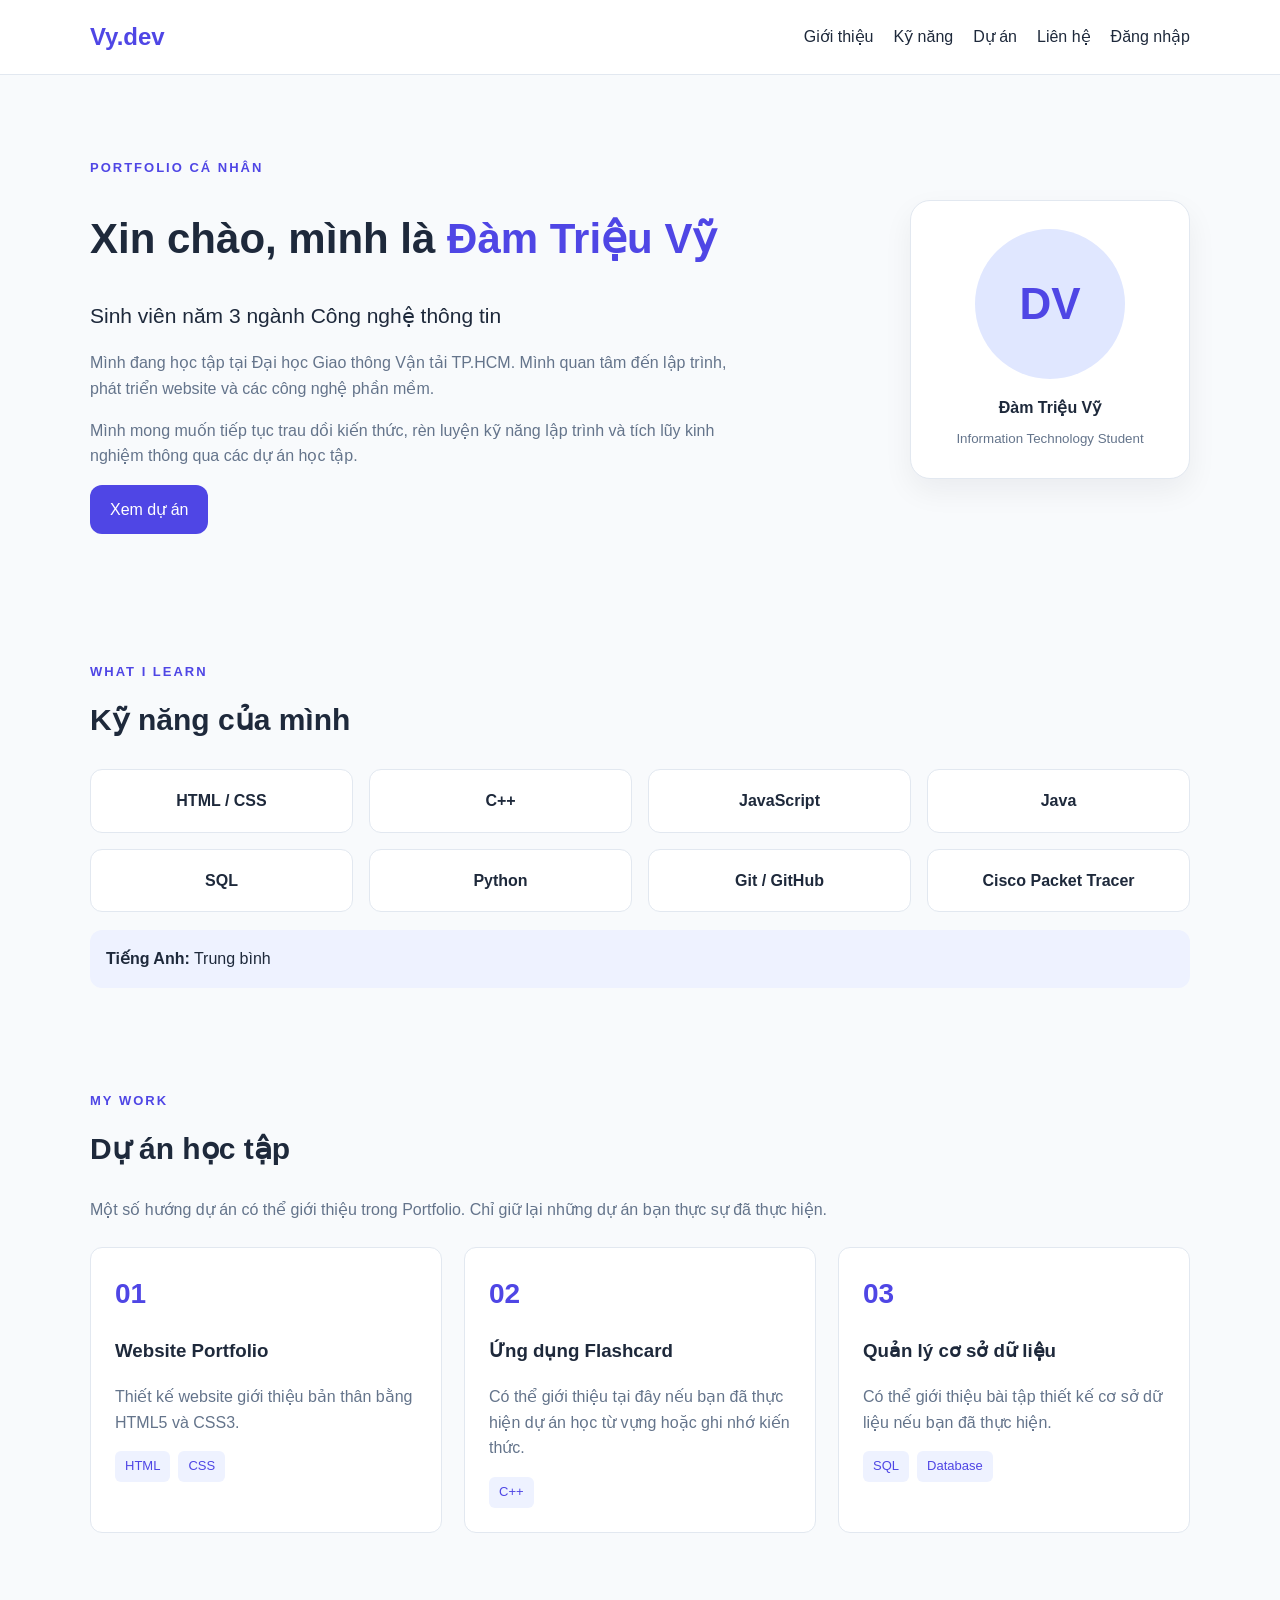
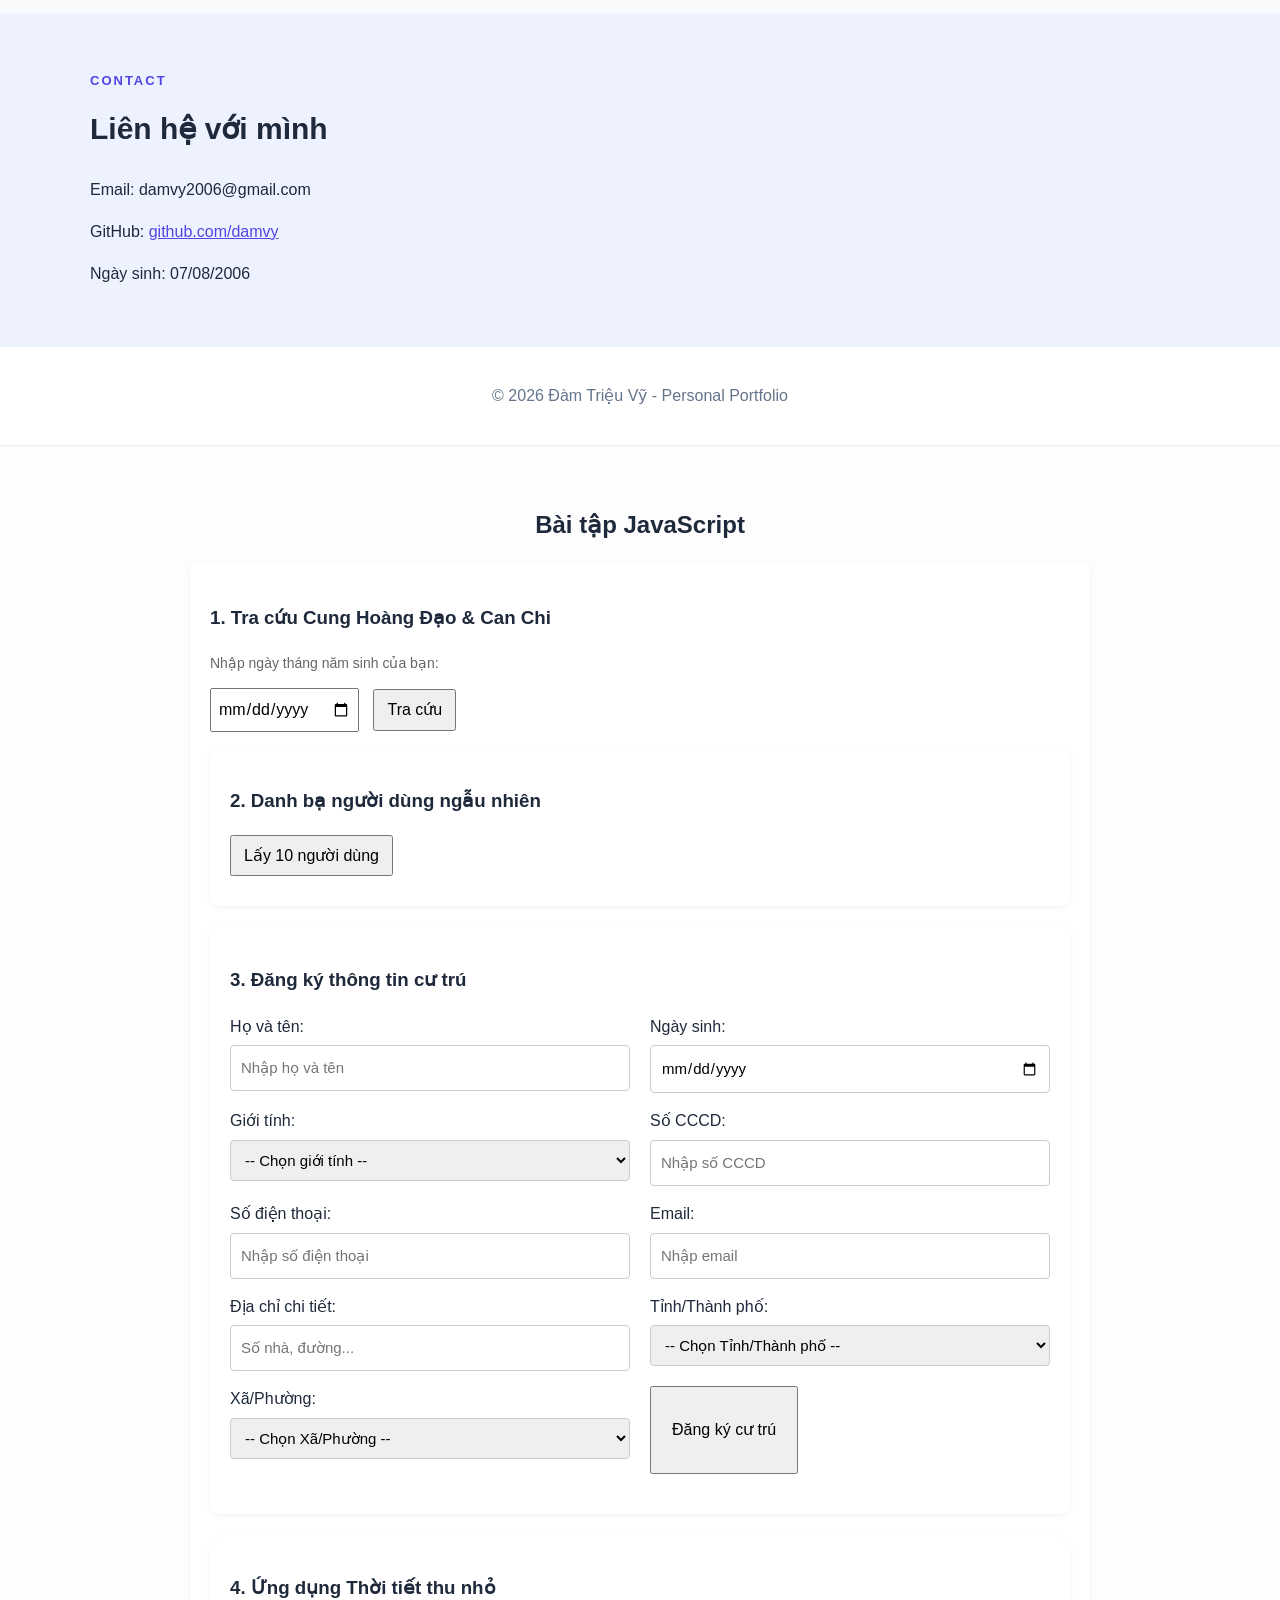
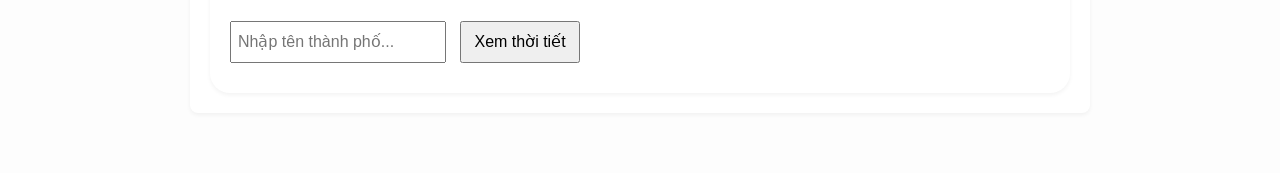
<file: index.html>
<!DOCTYPE html>
<html lang="vi">

<head>
    <meta charset="UTF-8">
    <meta name="viewport" content="width=device-width, initial-scale=1.0">
    <title>Portfolio - Đàm Triệu Vỹ</title>
    <link rel="stylesheet" href="style.css">
</head>

<body>
    <header class="navbar">
        <div class="container nav-content">
            <a class="logo" href="index.html">Vy.dev</a>

            <nav class="nav-links">
                <a href="#about">Giới thiệu</a>
                <a href="#skills">Kỹ năng</a>
                <a href="#projects">Dự án</a>
                <a href="#contact">Liên hệ</a>
                <a href="login.html">Đăng nhập</a>
            </nav>
        </div>
    </header>

    <main>
        <section class="hero container" id="about">
            <div class="hero-content">
                <p class="eyebrow">PORTFOLIO CÁ NHÂN</p>
                <h1>Xin chào, mình là <span>Đàm Triệu Vỹ</span></h1>

                <h2>Sinh viên năm 3 ngành Công nghệ thông tin</h2>

                <p>
                    Mình đang học tập tại Đại học Giao thông Vận tải
                    TP.HCM. Mình quan tâm đến lập trình, phát triển
                    website và các công nghệ phần mềm.
                </p>

                <p>
                    Mình mong muốn tiếp tục trau dồi kiến thức,
                    rèn luyện kỹ năng lập trình và tích lũy kinh nghiệm
                    thông qua các dự án học tập.
                </p>

                <a class="btn" href="#projects">Xem dự án</a>
            </div>

            <div class="avatar">
                <div class="avatar-circle">
                    <span>DV</span>
                </div>
                <p>Đàm Triệu Vỹ</p>
                <small>Information Technology Student</small>
            </div>
        </section>

        <section class="section container" id="skills">
            <div class="section-heading">
                <p class="eyebrow">WHAT I LEARN</p>
                <h2>Kỹ năng của mình</h2>
            </div>

            <div class="skill-grid">
                <div class="skill-card">HTML / CSS</div>
                <div class="skill-card">C++</div>
                <div class="skill-card">JavaScript</div>
                <div class="skill-card">Java</div>
                <div class="skill-card">SQL</div>
                <div class="skill-card">Python</div>
                <div class="skill-card">Git / GitHub</div>
                <div class="skill-card">Cisco Packet Tracer</div>
            </div>

            <div class="language-card">
                <strong>Tiếng Anh:</strong> Trung bình
            </div>
        </section>

        <section class="section container" id="projects">
            <div class="section-heading">
                <p class="eyebrow">MY WORK</p>
                <h2>Dự án học tập</h2>
                <p>
                    Một số hướng dự án có thể giới thiệu trong Portfolio.
                    Chỉ giữ lại những dự án bạn thực sự đã thực hiện.
                </p>
            </div>

            <div class="project-grid">
                <article class="project-card">
                    <div class="project-number">01</div>
                    <h3>Website Portfolio</h3>
                    <p>
                        Thiết kế website giới thiệu bản thân bằng
                        HTML5 và CSS3.
                    </p>
                    <div class="tags">
                        <span>HTML</span>
                        <span>CSS</span>
                    </div>
                </article>

                <article class="project-card">
                    <div class="project-number">02</div>
                    <h3>Ứng dụng Flashcard</h3>
                    <p>
                        Có thể giới thiệu tại đây nếu bạn đã thực hiện
                        dự án học từ vựng hoặc ghi nhớ kiến thức.
                    </p>
                    <div class="tags">
                        <span>C++</span>
                    </div>
                </article>

                <article class="project-card">
                    <div class="project-number">03</div>
                    <h3>Quản lý cơ sở dữ liệu</h3>
                    <p>
                        Có thể giới thiệu bài tập thiết kế cơ sở dữ liệu
                        nếu bạn đã thực hiện.
                    </p>
                    <div class="tags">
                        <span>SQL</span>
                        <span>Database</span>
                    </div>
                </article>
            </div>
        </section>

        <section class="contact-section" id="contact">
            <div class="container">
                <p class="eyebrow">CONTACT</p>
                <h2>Liên hệ với mình</h2>
                <p>Email: damvy2006@gmail.com</p>
                <p>
                    GitHub:
                    <a href="https://github.com/damvy" target="_blank" rel="noopener noreferrer">
                        github.com/damvy
                    </a>
                </p>
                <p>Ngày sinh: 07/08/2006</p>
            </div>
        </section>
    </main>

    <footer class="footer">
        <p>© 2026 Đàm Triệu Vỹ - Personal Portfolio</p>
    </footer>

    <!-- PHẦN BÀI TẬP JAVASCRIPT -->
    <section id="bai-tap" style="padding: 40px; background: #fdfdfd; border-top: 1px solid #eee;">
        <div class="container" style="max-width: 900px; margin: 0 auto;">
            <h2 style="color: var(--primary-color); margin-bottom: 20px; text-align: center;">Bài tập JavaScript</h2>

            <!-- Bài 1: Cung hoàng đạo & Can Chi -->
            <div
                style="background: white; padding: 20px; margin-bottom: 20px; border-radius: 8px; box-shadow: 0 2px 4px rgba(0,0,0,0.05);">
                <h3>1. Tra cứu Cung Hoàng Đạo & Can Chi</h3>
                <p style="font-size: 14px; color: #666;">Nhập ngày tháng năm sinh của bạn:</p>
                <input type="date" id="txtNgaySinh" style="padding: 6px; margin-right: 10px;">
                <button onclick="traCuu()" style="padding: 6px 12px; cursor: pointer;">Tra cứu</button>
                <p id="lblKetQuaCanChi" style="margin-top: 10px; font-weight: bold; color: #333;"></p>
                <div id="khungHinhAnh" class="khung-hinh-anh"
                    style="display: none; gap: 30px; flex-wrap: wrap; margin-top: 20px;">
                    <div style="text-align: center;">
                        <h3>Con giáp</h3>
                        <img id="hinhConGiap" src="images/tuat.jpg" alt="Con giáp Tuất" width="150">
                    </div>

                    <div style="text-align: center;">
                        <h3>Cung hoàng đạo</h3>
                        <img id="hinhCung" src="images/su-tu.jpg" alt="Cung Sư Tử" width="150">
                    </div>

                </div>

                <!-- Bài 2: Random User -->
                <div
                    style="background: white; padding: 20px; margin-bottom: 20px; border-radius: 8px; box-shadow: 0 2px 4px rgba(0,0,0,0.05);">
                    <h3>2. Danh bạ người dùng ngẫu nhiên</h3>
                    <button onclick="layUser()" style="padding: 6px 12px; cursor: pointer; margin-bottom: 10px;">Lấy 10
                        người dùng</button>
                    <div id="khungUser" style="display: flex; flex-wrap: wrap; gap: 10px;"></div>
                </div>


                <!-- Bài 3: Đăng ký thông tin cư trú -->
                <div class="form-cu-tru">
                    <h3>3. Đăng ký thông tin cư trú</h3>

                    <form id="formCuTru">
                        <div class="form-group">
                            <label for="txtHoTen">Họ và tên:</label>
                            <input type="text" id="txtHoTen" placeholder="Nhập họ và tên" required>
                        </div>

                        <div class="form-group">
                            <label for="txtNgaySinh">Ngày sinh:</label>
                            <input type="date" id="txtNgaySinh" required>
                        </div>

                        <div class="form-group">
                            <label>Giới tính:</label>
                            <select id="selGioiTinh" required>
                                <option value="">-- Chọn giới tính --</option>
                                <option value="Nam">Nam</option>
                                <option value="Nữ">Nữ</option>
                                <option value="Khác">Khác</option>
                            </select>
                        </div>

                        <div class="form-group">
                            <label for="txtCCCD">Số CCCD:</label>
                            <input type="text" id="txtCCCD" placeholder="Nhập số CCCD" pattern="[0-9]{12}"
                                maxlength="12" required>
                        </div>

                        <div class="form-group">
                            <label for="txtSDT">Số điện thoại:</label>
                            <input type="tel" id="txtSDT" placeholder="Nhập số điện thoại" required>
                        </div>

                        <div class="form-group">
                            <label for="txtEmail">Email:</label>
                            <input type="email" id="txtEmail" placeholder="Nhập email">
                        </div>

                        <div class="form-group">
                            <label for="txtDiaChi">Địa chỉ chi tiết:</label>
                            <input type="text" id="txtDiaChi" placeholder="Số nhà, đường..." required>
                        </div>

                        <div class="form-group">
                            <label for="selTinh">Tỉnh/Thành phố:</label>
                            <select id="selTinh" onchange="layXaPhuong()" required>
                                <option value="">-- Chọn Tỉnh/Thành phố --</option>
                            </select>
                        </div>

                        <div class="form-group">
                            <label for="selXa">Xã/Phường:</label>
                            <select id="selXa" required>
                                <option value="">-- Chọn Xã/Phường --</option>
                            </select>
                        </div>

                        <button type="submit">Đăng ký cư trú</button>
                    </form>

                    <div id="ketQuaCuTru"></div>
                </div>

                <!-- Bài 4: Thời tiết -->
                <div
                    style="background: white; padding: 20px; border-radius: 20px; box-shadow: 0 2px 4px rgba(0,0,0,0.05);">
                    <h3>4. Ứng dụng Thời tiết thu nhỏ</h3>
                    <input type="text" id="txtThanhPho" placeholder="Nhập tên thành phố..."
                        style="padding: 6px; margin-right: 10px;">
                    <button onclick="xemThoiTiet()" style="padding: 6px 12px; cursor: pointer;">Xem thời tiết</button>
                    <div id="ketQuaThoiTiet" style="margin-top: 10px;"></div>
                </div>
            </div>
    </section>

    <script src="script.js"></script>
</body>

</html>
</file>
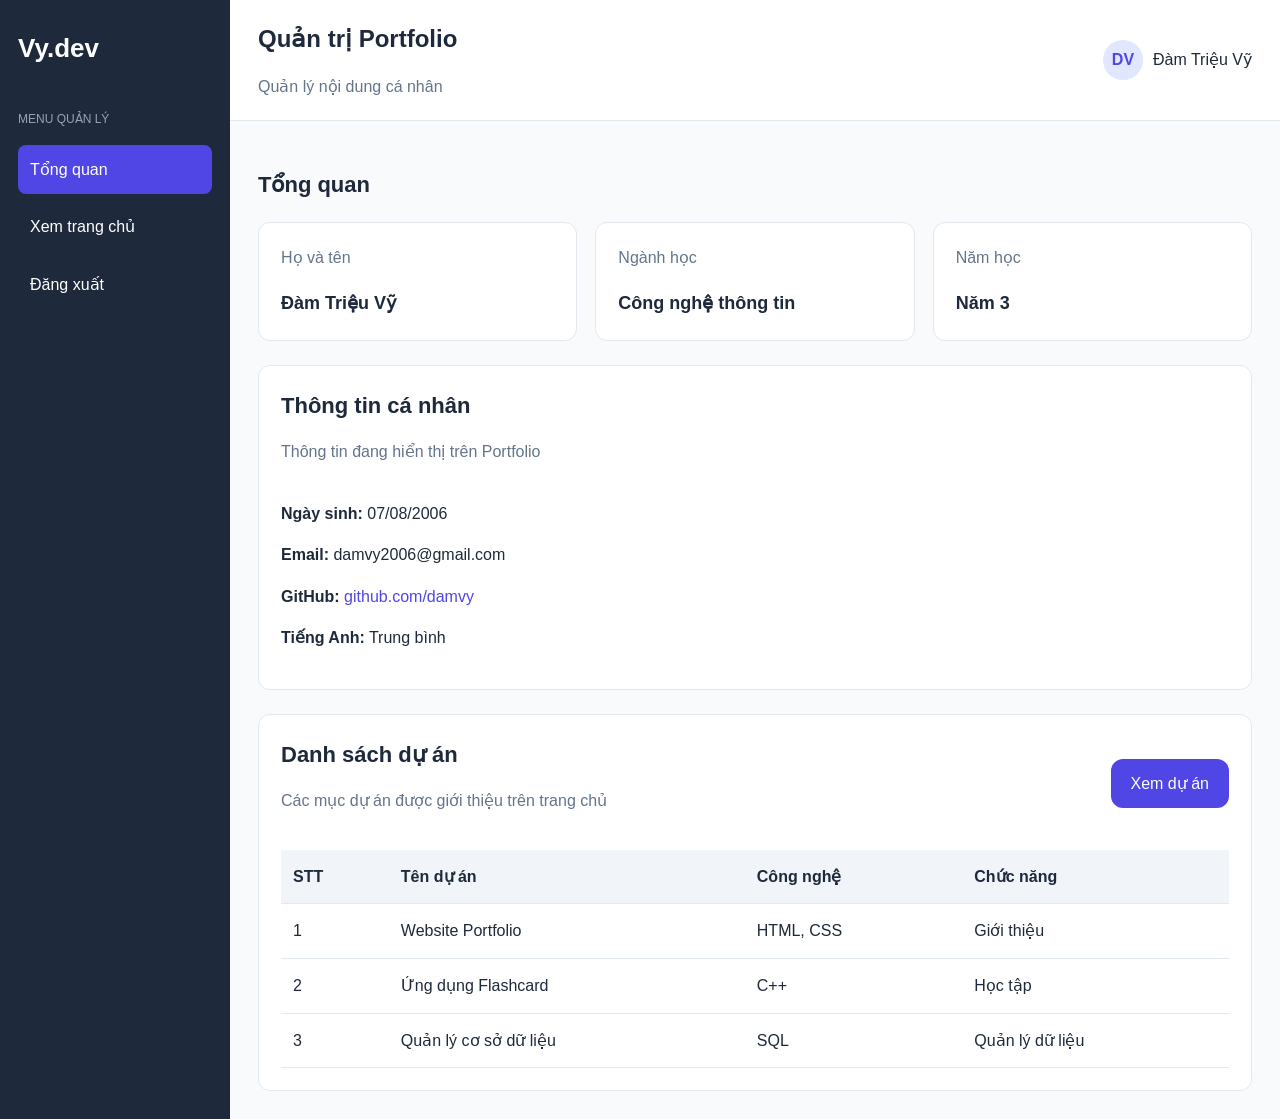
<file: admin.html>
<!DOCTYPE html>
<html lang="vi">
<head>
    <meta charset="UTF-8">
    <meta name="viewport" content="width=device-width, initial-scale=1.0">
    <title>Quản trị - Portfolio</title>
    <link rel="stylesheet" href="style.css">
</head>
<body class="admin-page">
    <div class="admin-layout">
        <aside class="sidebar">
            <a class="sidebar-logo" href="admin.html">Vy.dev</a>

            <p class="sidebar-label">MENU QUẢN LÝ</p>

            <nav>
                <a class="active" href="admin.html">Tổng quan</a>
                <a href="index.html">Xem trang chủ</a>
                <a href="login.html">Đăng xuất</a>
            </nav>
        </aside>

        <main class="admin-main">
            <header class="toolbar">
                <div>
                    <h1>Quản trị Portfolio</h1>
                    <p>Quản lý nội dung cá nhân</p>
                </div>

                <div class="admin-user">
                    <div class="admin-avatar">DV</div>
                    <span>Đàm Triệu Vỹ</span>
                </div>
            </header>

            <div class="dashboard-content">
                <section>
                    <h2>Tổng quan</h2>

                    <div class="stats-grid">
                        <article class="stat-card">
                            <p>Họ và tên</p>
                            <h3>Đàm Triệu Vỹ</h3>
                        </article>

                        <article class="stat-card">
                            <p>Ngành học</p>
                            <h3>Công nghệ thông tin</h3>
                        </article>

                        <article class="stat-card">
                            <p>Năm học</p>
                            <h3>Năm 3</h3>
                        </article>
                    </div>
                </section>

                <section class="admin-section">
                    <div class="management-header">
                        <div>
                            <h2>Thông tin cá nhân</h2>
                            <p>Thông tin đang hiển thị trên Portfolio</p>
                        </div>
                    </div>

                    <div class="profile-info">
                        <p><strong>Ngày sinh:</strong> 07/08/2006</p>
                        <p><strong>Email:</strong> damvy2006@gmail.com</p>
                        <p>
                            <strong>GitHub:</strong>
                            <a href="https://github.com/damvy"
                               target="_blank"
                               rel="noopener noreferrer">
                                github.com/damvy
                            </a>
                        </p>
                        <p><strong>Tiếng Anh:</strong> Trung bình</p>
                    </div>
                </section>

                <section class="admin-section">
                    <div class="management-header">
                        <div>
                            <h2>Danh sách dự án</h2>
                            <p>Các mục dự án được giới thiệu trên trang chủ</p>
                        </div>

                        <a href="index.html#projects" class="btn">
                            Xem dự án
                        </a>
                    </div>

                    <div class="table-wrapper">
                        <table>
                            <thead>
                                <tr>
                                    <th>STT</th>
                                    <th>Tên dự án</th>
                                    <th>Công nghệ</th>
                                    <th>Chức năng</th>
                                </tr>
                            </thead>
                            <tbody>
                                <tr>
                                    <td>1</td>
                                    <td>Website Portfolio</td>
                                    <td>HTML, CSS</td>
                                    <td>Giới thiệu</td>
                                </tr>
                                <tr>
                                    <td>2</td>
                                    <td>Ứng dụng Flashcard</td>
                                    <td>C++</td>
                                    <td>Học tập</td>
                                </tr>
                                <tr>
                                    <td>3</td>
                                    <td>Quản lý cơ sở dữ liệu</td>
                                    <td>SQL</td>
                                    <td>Quản lý dữ liệu</td>
                                </tr>
                            </tbody>
                        </table>
                    </div>
                </section>
            </div>
        </main>
    </div>
</body>
</html>
</file>
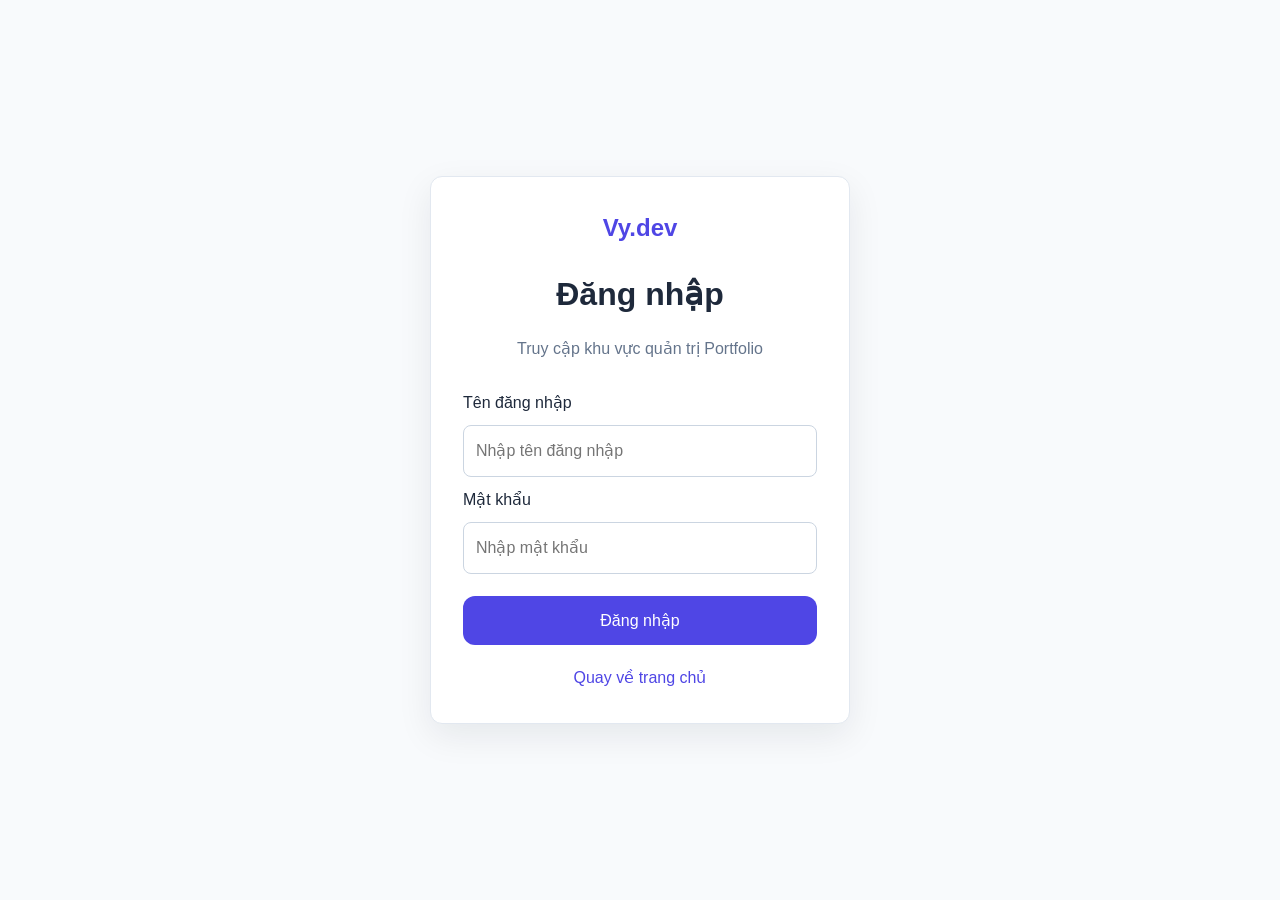
<file: login.html>
<!DOCTYPE html>
<html lang="vi">
<head>
    <meta charset="UTF-8">
    <meta name="viewport" content="width=device-width, initial-scale=1.0">
    <title>Đăng nhập - Portfolio</title>
    <link rel="stylesheet" href="style.css">
</head>
<body class="login-page">
    <main class="login-card">
        <a class="login-logo" href="index.html">Vy.dev</a>

        <h1>Đăng nhập</h1>
        <p>Truy cập khu vực quản trị Portfolio</p>

        <form action="admin.html" method="get">
            <label for="username">Tên đăng nhập</label>
            <input
                type="text"
                id="username"
                name="username"
                placeholder="Nhập tên đăng nhập"
                required
            >

            <label for="password">Mật khẩu</label>
            <input
                type="password"
                id="password"
                name="password"
                placeholder="Nhập mật khẩu"
                required
            >

            <button type="submit" class="btn login-btn">
                Đăng nhập
            </button>
        </form>

        <a class="back-link" href="index.html">
            Quay về trang chủ
        </a>
    </main>
</body>
</html>
</file>
<file: style.css>
:root {
    --primary: #4f46e5;
    --secondary: #0f766e;
    --background: #f8fafc;
    --text: #1e293b;
    --font-size: 16px;
    --border-radius: 12px;
}

* {
    box-sizing: border-box;
}

body {
    margin: 0;
    font-family: Arial, sans-serif;
    font-size: var(--font-size);
    color: var(--text);
    background: var(--background);
    line-height: 1.6;
}

.container {
    width: 90%;
    max-width: 1100px;
    margin: 0 auto;
}

a {
    color: inherit;
    text-decoration: none;
}

button,
input {
    font: inherit;
}

img {
    max-width: 100%;
}

.btn {
    display: inline-block;
    padding: 12px 20px;
    background: var(--primary);
    color: white;
    border: none;
    border-radius: var(--border-radius);
    cursor: pointer;
}

.btn:hover {
    opacity: 0.9;
}

/* Navbar */
.navbar {
    background: white;
    border-bottom: 1px solid #e2e8f0;
}

.nav-content {
    display: flex;
    justify-content: space-between;
    align-items: center;
    gap: 20px;
    padding: 18px 0;
}

.logo {
    color: var(--primary);
    font-size: 24px;
    font-weight: bold;
}

.nav-links {
    display: flex;
    align-items: center;
    flex-wrap: wrap;
    gap: 20px;
}

.nav-links a:hover {
    color: var(--primary);
}

/* Hero */
.hero {
    display: flex;
    justify-content: space-between;
    align-items: center;
    gap: 48px;
    padding-top: 70px;
    padding-bottom: 70px;
}

.hero-content {
    flex: 1;
    max-width: 650px;
}

.eyebrow {
    color: var(--primary);
    font-size: 13px;
    font-weight: bold;
    letter-spacing: 2px;
}

.hero h1 {
    font-size: 42px;
    line-height: 1.2;
}

.hero h1 span {
    color: var(--primary);
}

.hero h2 {
    font-size: 21px;
    font-weight: normal;
}

.hero-content>p:not(.eyebrow) {
    color: #64748b;
}

.avatar {
    flex: 0 0 280px;
    padding: 28px 16px;
    text-align: center;
    background: white;
    border: 1px solid #e2e8f0;
    border-radius: 20px;
    box-shadow: 0 12px 30px rgba(15, 23, 42, 0.06);
}

.avatar-circle {
    width: 150px;
    height: 150px;
    margin: 0 auto;
    display: flex;
    align-items: center;
    justify-content: center;
    border-radius: 50%;
    background: #e0e7ff;
    color: var(--primary);
    font-size: 44px;
    font-weight: bold;
}

.avatar p {
    margin-bottom: 4px;
    font-weight: bold;
}

.avatar small {
    color: #64748b;
}

/* Section */
.section {
    padding-top: 45px;
    padding-bottom: 45px;
}

.section-heading {
    margin-bottom: 24px;
}

.section-heading h2,
.contact-section h2 {
    font-size: 30px;
    margin-top: 4px;
}

.section-heading>p:not(.eyebrow) {
    color: #64748b;
}

/* Skills */
.skill-grid {
    display: grid;
    grid-template-columns: repeat(4, minmax(0, 1fr));
    gap: 16px;
}

.skill-card {
    padding: 18px;
    text-align: center;
    background: white;
    border: 1px solid #e2e8f0;
    border-radius: var(--border-radius);
    font-weight: bold;
}

.language-card {
    margin-top: 18px;
    padding: 16px;
    background: #eef2ff;
    border-radius: var(--border-radius);
}

/* Projects */
.project-grid {
    display: grid;
    grid-template-columns: repeat(3, minmax(0, 1fr));
    gap: 22px;
}

.project-card {
    padding: 24px;
    background: white;
    border: 1px solid #e2e8f0;
    border-radius: var(--border-radius);
    transition: transform 0.2s;
}

.project-card:hover {
    transform: translateY(-4px);
}

.project-number {
    color: var(--primary);
    font-size: 28px;
    font-weight: bold;
}

.project-card p {
    color: #64748b;
}

.tags {
    display: flex;
    flex-wrap: wrap;
    gap: 8px;
}

.tags span {
    padding: 5px 10px;
    background: #eef2ff;
    color: var(--primary);
    border-radius: 6px;
    font-size: 13px;
}

/* Contact */
.contact-section {
    margin-top: 35px;
    padding: 45px 0;
    background: #eef2ff;
}

.contact-section a {
    color: var(--primary);
    text-decoration: underline;
}

.footer {
    padding: 20px;
    text-align: center;
    background: white;
    color: #64748b;
}

/* Login */
.login-page {
    min-height: 100vh;
    display: flex;
    justify-content: center;
    align-items: center;
    padding: 20px;
}

.login-card {
    width: 100%;
    max-width: 420px;
    padding: 32px;
    background: white;
    border: 1px solid #e2e8f0;
    border-radius: var(--border-radius);
    box-shadow: 0 12px 35px rgba(15, 23, 42, 0.08);
}

.login-logo {
    display: block;
    text-align: center;
    color: var(--primary);
    font-size: 24px;
    font-weight: bold;
}

.login-card h1 {
    margin-bottom: 4px;
    text-align: center;
}

.login-card>p {
    margin-bottom: 28px;
    text-align: center;
    color: #64748b;
}

.login-card form {
    display: flex;
    flex-direction: column;
    gap: 10px;
}

.login-card input {
    width: 100%;
    padding: 12px;
    border: 1px solid #cbd5e1;
    border-radius: 8px;
}

.login-card input:focus {
    outline: 2px solid #c7d2fe;
    border-color: var(--primary);
}

.login-btn {
    width: 100%;
    margin-top: 12px;
}

.back-link {
    display: block;
    margin-top: 20px;
    text-align: center;
    color: var(--primary);
}

/* Admin Dashboard */
.admin-layout {
    display: grid;
    grid-template-columns: 230px minmax(0, 1fr);
    min-height: 100vh;
}

.sidebar {
    padding: 28px 18px;
    background: #1e293b;
    color: white;
}

.sidebar-logo {
    display: block;
    margin-bottom: 40px;
    font-size: 26px;
    font-weight: bold;
}

.sidebar-label {
    color: #94a3b8;
    font-size: 12px;
}

.sidebar nav {
    display: flex;
    flex-direction: column;
    gap: 8px;
    margin-top: 16px;
}

.sidebar nav a {
    padding: 12px;
    border-radius: 8px;
}

.sidebar nav a:hover,
.sidebar nav a.active {
    background: var(--primary);
}

.admin-main {
    min-width: 0;
}

.toolbar {
    display: flex;
    justify-content: space-between;
    align-items: center;
    gap: 20px;
    padding: 20px 28px;
    background: white;
    border-bottom: 1px solid #e2e8f0;
}

.toolbar h1 {
    margin: 0;
    font-size: 24px;
}

.toolbar p {
    margin-bottom: 0;
    color: #64748b;
}

.admin-user {
    display: flex;
    align-items: center;
    gap: 10px;
}

.admin-avatar {
    width: 40px;
    height: 40px;
    display: flex;
    justify-content: center;
    align-items: center;
    border-radius: 50%;
    background: #e0e7ff;
    color: var(--primary);
    font-weight: bold;
}

.dashboard-content {
    padding: 28px;
}

.dashboard-content h2 {
    font-size: 22px;
}

.stats-grid {
    display: grid;
    grid-template-columns: repeat(3, minmax(0, 1fr));
    gap: 18px;
    margin-top: 20px;
}

.stat-card,
.admin-section {
    padding: 22px;
    background: white;
    border: 1px solid #e2e8f0;
    border-radius: var(--border-radius);
}

.stat-card p {
    margin-top: 0;
    color: #64748b;
}

.stat-card h3 {
    margin-bottom: 0;
    font-size: 18px;
    overflow-wrap: anywhere;
}

.admin-section {
    margin-top: 24px;
}

.management-header {
    display: flex;
    justify-content: space-between;
    align-items: center;
    gap: 20px;
    margin-bottom: 20px;
}

.management-header h2 {
    margin: 0;
}

.management-header p {
    color: #64748b;
}

.profile-info a {
    color: var(--primary);
    overflow-wrap: anywhere;
}

.table-wrapper {
    width: 100%;
    overflow-x: auto;
}

table {
    width: 100%;
    border-collapse: collapse;
    text-align: left;
}

th,
td {
    padding: 14px 12px;
    border-bottom: 1px solid #e2e8f0;
}

th {
    background: #f1f5f9;
}

/* Tablet: 768px - 1023px */
@media (min-width: 768px) and (max-width: 1023px) {
    .nav-links {
        gap: 12px;
    }

    .hero {
        gap: 24px;
    }

    .hero h1 {
        font-size: 34px;
    }

    .avatar {
        flex-basis: 230px;
    }

    .skill-grid {
        grid-template-columns: repeat(2, minmax(0, 1fr));
    }

    .project-grid {
        grid-template-columns: repeat(2, minmax(0, 1fr));
    }

    .admin-layout {
        grid-template-columns: 190px minmax(0, 1fr);
    }

    .dashboard-content {
        padding: 20px;
    }

    .stats-grid {
        grid-template-columns: repeat(2, minmax(0, 1fr));
    }
}

/* Mobile: duoi 768px */
@media (max-width: 767px) {
    .nav-content {
        flex-direction: column;
        gap: 14px;
    }

    .nav-links {
        justify-content: center;
        gap: 12px;
    }

    .hero {
        flex-direction: column-reverse;
        text-align: center;
        padding-top: 40px;
        padding-bottom: 40px;
    }

    .hero h1 {
        font-size: 30px;
    }

    .hero h2 {
        font-size: 19px;
    }

    .avatar {
        flex-basis: auto;
        width: 100%;
        max-width: 300px;
    }

    .skill-grid {
        grid-template-columns: repeat(2, minmax(0, 1fr));
    }

    .project-grid {
        grid-template-columns: 1fr;
    }

    .section-heading h2,
    .contact-section h2 {
        font-size: 26px;
    }

    .admin-layout {
        grid-template-columns: 1fr;
    }

    .sidebar {
        padding: 18px;
    }

    .sidebar-logo {
        margin-bottom: 16px;
    }

    .sidebar nav {
        flex-direction: row;
        flex-wrap: wrap;
    }

    .toolbar {
        flex-direction: column;
        align-items: flex-start;
        padding: 20px;
    }

    .dashboard-content {
        padding: 16px;
    }

    .stats-grid {
        grid-template-columns: 1fr;
    }

    .management-header {
        flex-direction: column;
        align-items: flex-start;
    }

    .admin-section {
        padding: 16px;
    }

    .login-card {
        padding: 24px;
    }
}

.user-grid {
    display: grid;
    grid-template-columns: repeat(5, minmax(0, 1fr));
    gap: 20px;
    margin-top: 20px;
}

.user-card {
    background: white;
    padding: 15px;
    border: 1px solid #ddd;
    border-radius: 8px;
    text-align: center;
    overflow-wrap: anywhere;
}

.user-card img {
    width: 80px;
    height: 80px;
    border-radius: 50%;
    object-fit: cover;
}

.user-card h3 {
    font-size: 16px;
}

@media (max-width: 900px) {
    .user-grid {
        grid-template-columns: repeat(3, minmax(0, 1fr));
    }
}

@media (max-width: 600px) {
    .user-grid {
        grid-template-columns: repeat(2, minmax(0, 1fr));
    }
}
.form-cu-tru {
    background: white;
    padding: 20px;
    margin-bottom: 20px;
    border-radius: 8px;
    box-shadow: 0 2px 4px rgba(0, 0, 0, 0.05);
}

.form-group {
    display: flex;
    flex-direction: column;
    margin-bottom: 15px;
}

.form-group label {
    margin-bottom: 6px;
}

.form-group input,
.form-group select {
    padding: 10px;
    border: 1px solid #ccc;
    border-radius: 4px;
    font-size: 15px;
    box-sizing: border-box;
    width: 100%;
}

.form-cu-tru button {
    padding: 10px 20px;
    cursor: pointer;
}

#ketQuaCuTru {
    margin-top: 20px;
    line-height: 1.8;
}

@media (min-width: 600px) {
    #formCuTru {
        display: grid;
        grid-template-columns: 1fr 1fr;
        gap: 0 20px;
    }

    #formCuTru button {
        width: fit-content;
    }
}
#khungHinhAnh img {
    width: 350px;
    height: 300px;
    object-fit: contain;
    margin: 10px;
}
</file>
